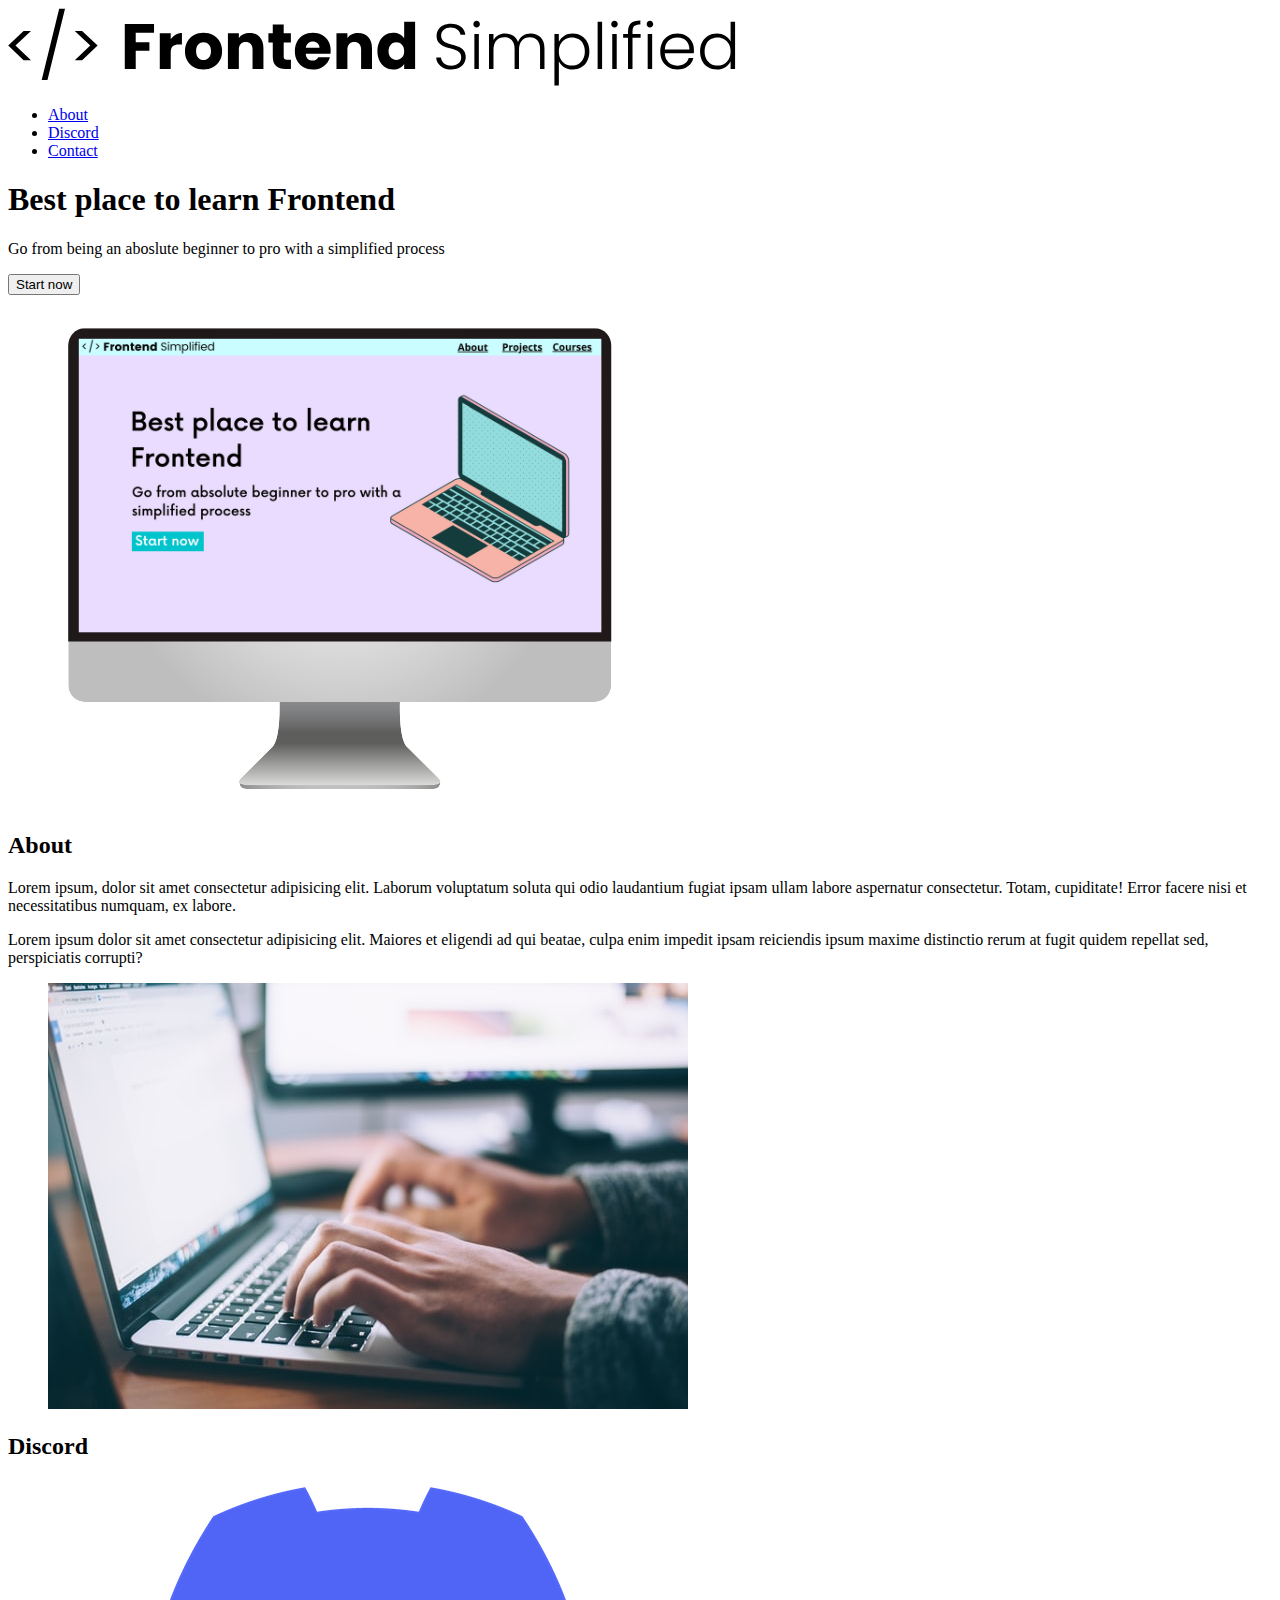
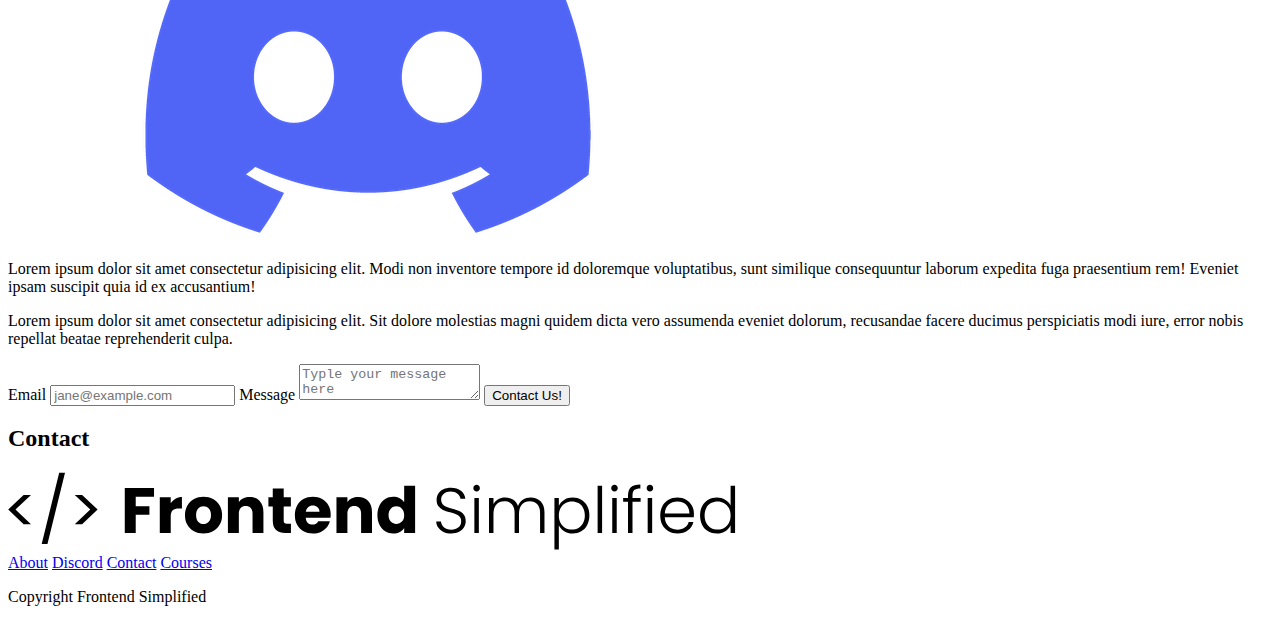
<file: HTML Crash Course/index.html>
<!DOCTYPE html>
<html lang="en">

<head>
    <meta charset="UTF-8">
    <meta http-equiv="X-UA-Compatible" content="IE=edge">
    <meta name="viewport" content="width=device-width, initial-scale=1.0">
    <title>FES Clone site Build</title>
    <link rel="stylesheet" href="./styles.css">
</head>

<body>
    <section>
        <nav>
            <img src="./Assets/FES.svg" class="logo" alt="">
            <ul>
                <li><a href="#about">About</a></li>
                <li><a href="#discord">Discord</a></li>
                <li><a href="contact">Contact</a></li>
            </ul>
        </nav>
        <header>
            <div class="row">
                <div class="home__description">
                    <h1>Best place to learn Frontend</h1>
                    <p class="subheader">Go from being an aboslute beginner to pro with a simplified process</p>
                    <button class="home__description--button">Start now</button>
                </div>
            </div>
            <figure class="about__img--wrapper">
                <img src="./Assets/laptop.png" alt="Home page image">
            </figure>
        </header>
    </section>

    <main>
        <section id="about">
            <h2>About</h2>
            <div class="row">
                <div class="section__description">
                    <div class="section__description--wrapper">
                        <p class="section__description--para">
                            Lorem ipsum, dolor sit amet consectetur adipisicing elit. Laborum voluptatum soluta qui odio
                            laudantium
                            fugiat ipsam ullam labore aspernatur consectetur. Totam, cupiditate! Error facere nisi et
                            necessitatibus
                            numquam, ex labore.
                        </p>
                        <p class="section__description--para">
                            Lorem ipsum dolor sit amet consectetur adipisicing elit. Maiores et eligendi ad qui beatae,
                            culpa
                            enim
                            impedit ipsam reiciendis ipsum maxime distinctio rerum at fugit quidem repellat sed,
                            perspiciatis
                            corrupti?
                        </p>
                    </div>
                    <figure class="about__img--wrapper">
                        <img src="./Test/about.jpg" alt="">
                    </figure>
                </div>
            </div>
        </section>

        <section id="discord">
            <h2>Discord</h2>
            <div class="row">
                <div class="section__description">
                    <figure>
                        <img src="./Assets/discord.png" alt="Discord">
                    </figure>
                    <div class="section__description--wrapper">
                        <p class="section__description--para">
                            Lorem ipsum dolor sit amet consectetur adipisicing elit. Modi non inventore tempore id
                            doloremque
                            voluptatibus, sunt similique consequuntur laborum expedita fuga praesentium rem! Eveniet
                            ipsam
                            suscipit
                            quia id ex accusantium!
                        </p>
                        <p class="section__description--para">
                            Lorem ipsum dolor sit amet consectetur adipisicing elit. Sit dolore molestias magni quidem
                            dicta
                            vero
                            assumenda eveniet dolorum, recusandae facere ducimus perspiciatis modi iure, error nobis
                            repellat
                            beatae
                            reprehenderit culpa.
                        </p>
                    </div>
                </div>
            </div>
        </section>

        <section id="contact">
            <div class="row">
                <form action="">
                    <span>Email</span>
                    <input type="email" placeholder="jane@example.com">
                    <span>Message</span>
                    <textarea type="text" placeholder="Typle your message here"></textarea>
                    <button>Contact Us!</button>
                </form>
            </div>
        </section>
        <h2>Contact</h2>
    </main>
    <footer>
        <img class="footer__logo" src="./Assets/FES.svg" alt="">
        <div class="footer__links">
            <a class="footer__link" href="#about">About</a>
            <a class="footer__link" href="#discord">Discord</a>
            <a class="footer__link" href="#contact">Contact</a>
            <a class="footer__link" href="#courses">Courses</a>
        </div>
        <p>Copyright Frontend Simplified</p>
    </footer>
</body>

</html>
</file>
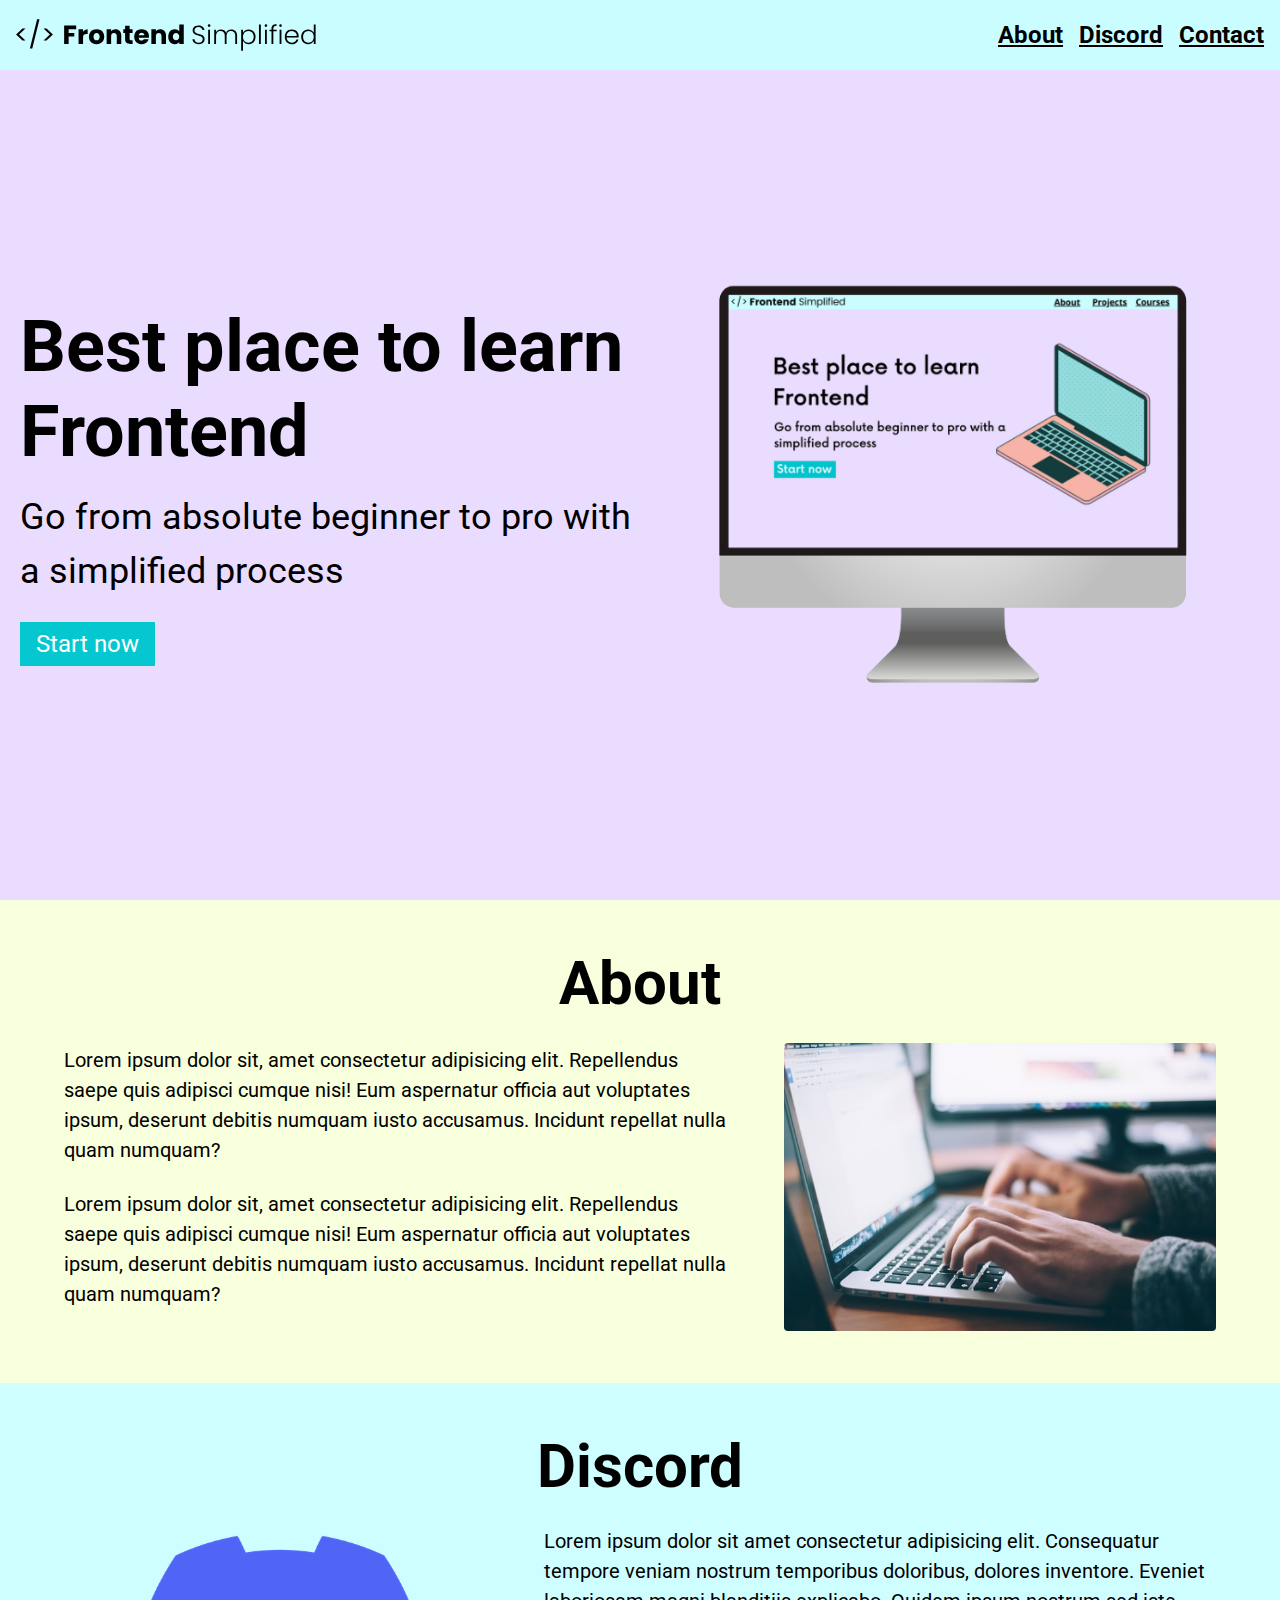
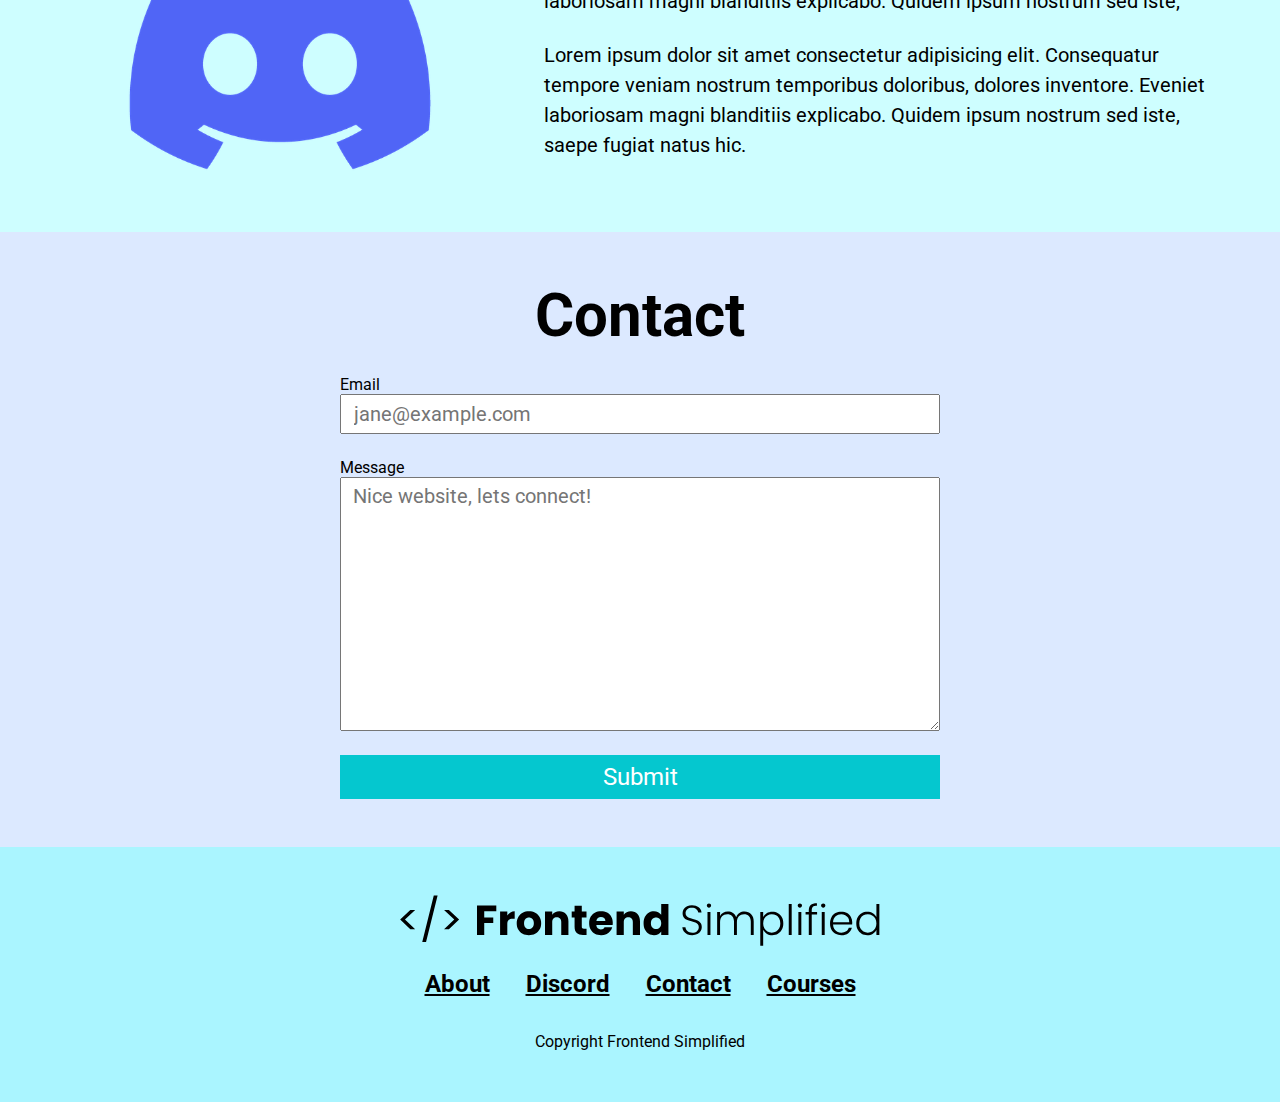
<file: HTML Crash Course/Responsive CSS/index.html>
<!DOCTYPE html>
<html lang="en">

<head>
  <meta charset="UTF-8">
  <meta http-equiv="X-UA-Compatible" content="IE=edge">
  <meta name="viewport" content="width=device-width, initial-scale=1.0">
  <title>Document</title>
  <link rel="stylesheet" href="./style.css">
</head>

<body>
  <section>
    <nav>
      <img class="logo" src="./assets/FES.svg" alt="" />
      <ul>
        <li><a href="#about">About</a></li>
        <li><a href="#discord">Discord</a></li>
        <li><a href="#contact">Contact</a></li>
      </ul>
    </nav>
    <header>
      <div class="row">
        <div class="home__description">
          <h1>Best place to learn Frontend</h1>
          <p class="subheader">Go from absolute beginner to pro with a simplified process</p>
          <button>Start now</button>
        </div>
        <figure class="home__img--wrapper">
          <img class="home__img" src="./assets/laptop.png" alt="" />
        </figure>
      </div>
    </header>
  </section>

  <main>
    <section id="about">
      <h2>About</h2>
      <div class="section__description">
        <div class="section__description--wrapper">
          <p class="section__description--para">
            Lorem ipsum dolor sit, amet consectetur adipisicing elit. Repellendus saepe quis adipisci cumque nisi! Eum
            aspernatur officia aut voluptates ipsum, deserunt debitis numquam iusto accusamus. Incidunt repellat nulla
            quam numquam?
          </p>
          <p class="section__description--para">
            Lorem ipsum dolor sit, amet consectetur adipisicing elit. Repellendus saepe quis adipisci cumque nisi! Eum
            aspernatur officia aut voluptates ipsum, deserunt debitis numquam iusto accusamus. Incidunt repellat nulla
            quam numquam?
          </p>
        </div>
        <figure class="about__img--wrapper">
          <img src="./assets/about.jpg" alt="" />
        </figure>
      </div>
    </section>

    <section id="discord">
      <h2>Discord</h2>
      <div class="section__description">
        <figure class="about__img--wrapper">
          <img src="./assets/discord.png" alt="" />
        </figure>
        <div class="section__description--wrapper">
          <p class="section__description--para">Lorem ipsum dolor sit amet consectetur adipisicing elit. Consequatur
            tempore veniam nostrum temporibus
            doloribus, dolores inventore. Eveniet laboriosam magni blanditiis explicabo. Quidem ipsum nostrum sed iste,
          <p class="section__description--para">Lorem ipsum dolor sit amet consectetur adipisicing elit. Consequatur
            tempore veniam nostrum temporibus
            doloribus, dolores inventore. Eveniet laboriosam magni blanditiis explicabo. Quidem ipsum nostrum sed iste,
            saepe fugiat natus hic.</p>
        </div>

      </div>
    </section>

    <section id="contact">
      <h2>Contact</h2>
      <form action="">
        <span>Email</span>
        <input type="email" placeholder="jane@example.com" />
        <span>Message</span>
        <textarea name="" id="" cols="30" rows="10" placeholder="Nice website, lets connect!"></textarea>
        <button>Submit</button>
      </form>
    </section>
  </main>

  <footer>
    <img class="footer__logo" src="./assets/FES.svg" alt="" />
    <div class="footer__links">
      <a class="footer__link" href="#about">About</a>
      <a class="footer__link" href="#discord">Discord</a>
      <a class="footer__link" href="#contact">Contact</a>
      <a class="footer__link" href="">Courses</a>
    </div>
    <p>Copyright Frontend Simplified</p>
  </footer>
</body>

</html>
</file>
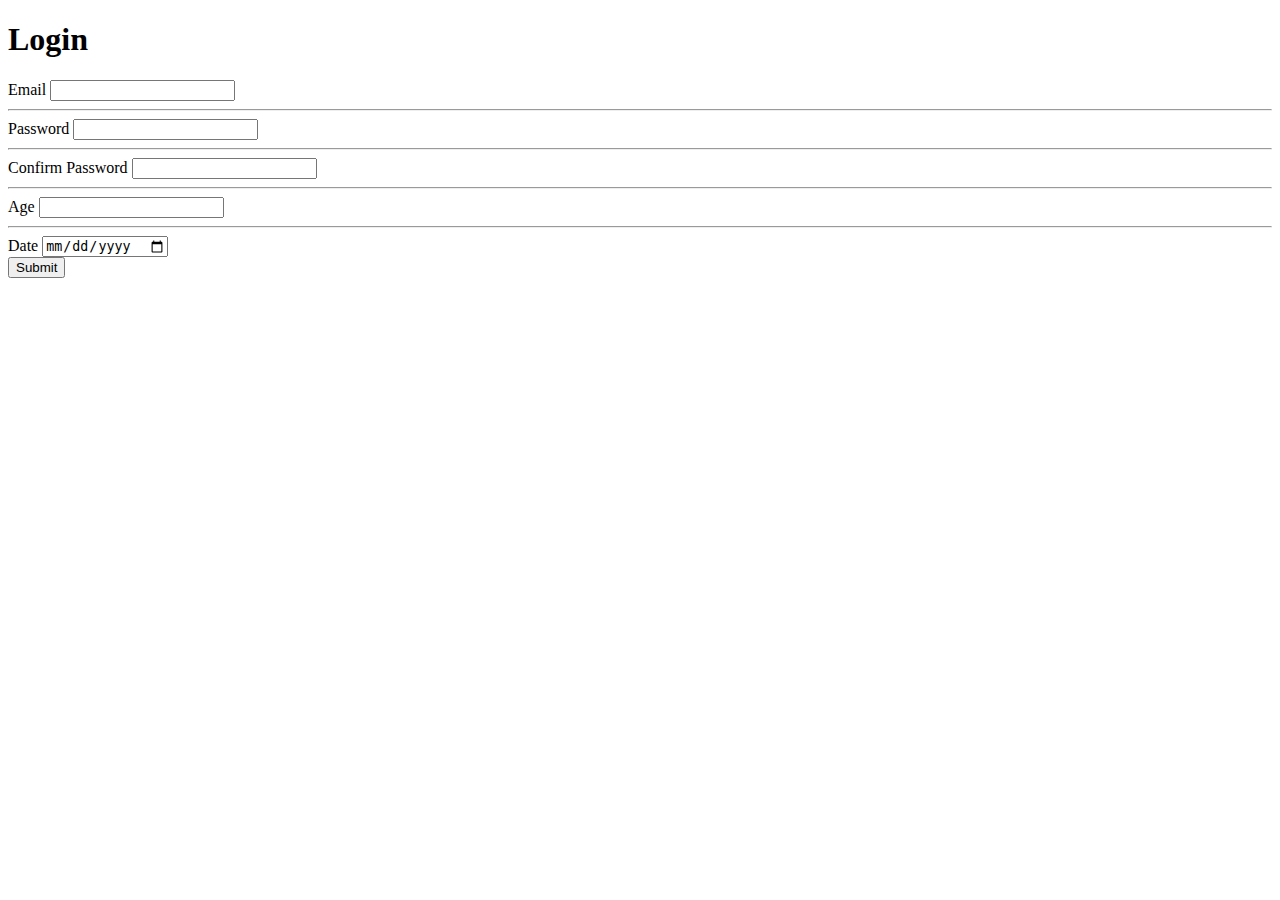
<file: HTML Crash Course/login.html>
<!DOCTYPE html>
<html lang="en">
  <head>
    <meta charset="UTF-8" />
    <meta http-equiv="X-UA-Compatible" content="IE=edge" />
    <meta name="viewport" content="width=, initial-scale=1.0" />
    <title>Document</title>
  </head>
  <body>
    <h1>Login</h1>
    <form>
      <div>
        <label>Email</label>
        <input type="email" />
      </div>
      <hr>
      <div>
        <label>Password</label>
        <input type="password" />
      </div>
      <hr>
      <div>
        <label>Confirm <span>Password</span> </label>
        <input type="password" />
      </div>
      <hr>
      <div>
        <label>Age</label>
        <input type="number" />
      </div>
      <hr>
      <div>
        <label>Date</label>
        <input type="date" />
      </div>
      <button>Submit</button>
    </form>
  </body>
</html>
</file>
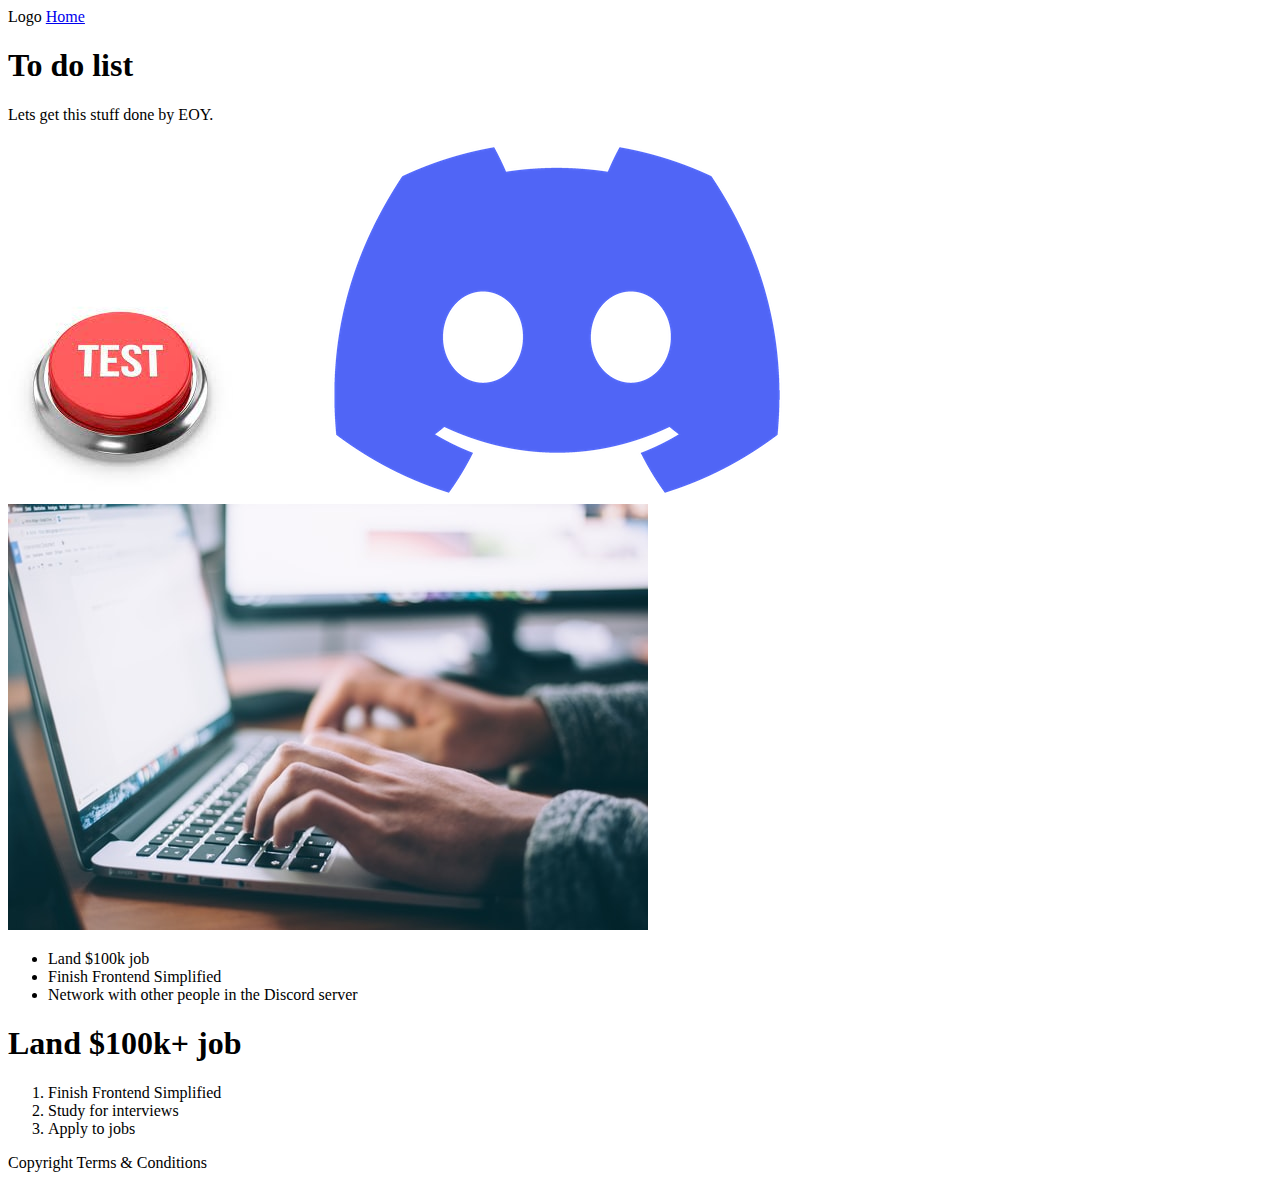
<file: HTML Crash Course/Test/dashboard.html>
<!DOCTYPE html>
<html lang="en">
  <head>
    <meta charset="UTF-8" />
    <meta http-equiv="X-UA-Compatible" content="IE=edge" />
    <meta name="viewport" content="width=device-width, initial-scale=1.0" />
    <title>Dashboard</title>
  </head>
  <body>
    <nav>
      Logo
      <a href="/index.html"> Home</a>
    </nav>
    <main>
      <section>
        <h1>To do list</h1>
        <p>Lets get this stuff done by EOY.</p>
        <img
          src="[data-uri]"
          alt=""
        />
        <img src="../Assets/discord.png" alt="" />
        <img src="./about.jpg" alt="" />
        <ul>
          <li>Land $100k job</li>
          <li>Finish Frontend Simplified</li>
          <li>Network with other people in the Discord server</li>
        </ul>
      </section>
      <section>
        <h1>Land $100k+ job</h1>
        <ol>
          <li>Finish Frontend Simplified</li>
          <li>Study for interviews</li>
          <li>Apply to jobs</li>
        </ol>
      </section>
    </main>
    <footer>Copyright Terms & Conditions</footer>
  </body>
</html>
</file>
<file: HTML Crash Course/styles.css>
@import url('https://fonts.googleapis.com/css2?family=Roboto:wght@300;400;500;700&display=swap');

    {
    padding: 0;
    margin: 0;
    box-sizing: border-box;
    font-family: 'Roboto', sans-serif;
}
</file>
<file: HTML Crash Course/Responsive CSS/style.css>
@import url('https://fonts.googleapis.com/css2?family=Roboto:wght@300;400;500;700&display=swap');
* {
  font-family: 'Roboto', sans-serif;
  padding: 0;
  margin: 0;
  box-sizing: border-box;
}

html {
  scroll-behavior: smooth;
}

nav {
  display: flex;
  justify-content: space-between;
  align-items: center;
  padding: 0px 16px;
  height: 70px;
  background-color: #CAFDFF;
}

header {
  background-color: #EADCFF;
  min-height: calc(100vh - 70px);
  padding: 20px;
  display: flex;
  align-items: center;
  justify-content: center;
}

img {
  width: 100%;
  border-radius: 4px;
}

button {
  background-color: #05C7CF;
  color: white;
  padding: 8px 16px;
  font-size: 24px;
  border: none;
  cursor: pointer;
}

p {
  line-height: 1.5;
}

h1 {
  font-size: 72px;
}

main section,
footer {
  padding: 48px 0;
}

.row {
  width: 100%;
  max-width: 1300px;
  display: flex;
  align-items: center;
  justify-content: center;
}

.subheader {
  font-size: 36px;
  margin: 16px 0 24px 0;
}

ul {
  display: flex;
}

a {
  color: #000;
  font-weight: bold;
  font-size: 24px;
}

li {
  list-style-type: none;
  padding-left: 16px;
}

.logo {
  width: 300px;
}

.home__description,
.home__img--wrapper {
  width: 50%;
}

.home__img--wrapper {
  display: flex;
  justify-content: center;
}

.home__img {
  width: 80%;
}

/* 

  ABOUT 
  
*/

h2 {
  font-size: 60px;
  text-align: center;
  margin-bottom: 24px;
}

#about {
  background-color: #F8FFDC;
}

.section__description {
  display: flex;
  align-items: center;
  justify-content: center;
  max-width: 1200px;
  margin: 0 auto;
}

.about__img--wrapper {
  width: 40%;
  padding: 0 24px;
}

.section__description--wrapper {
  width: 60%;
  padding: 0 24px;
}

.section__description--para {
  font-size: 20px;
  margin-bottom: 24px;
}

/* 

  DISCORD 
  
*/

#discord {
  background-color: #CEFEFF;
}

/* 

  CONTACT 
  
*/

#contact {
  background-color: #DCE9FF;
}

form {
  max-width: 600px;
  margin: 0 auto;
  display: flex;
  flex-direction: column;
}

input, textarea {
  font-size: 20px;
  margin-bottom: 24px;
  padding: 6px 12px;
}

input {
  height: 40px;
}

/* 

  FOOTER 

*/

footer {
  background-color: #AAF5FF;
  display: flex;
  flex-direction: column;
  align-items: center;
}

.footer__logo {
  max-width: 480px;
  margin-bottom: 24px;
}

.footer__link {
  padding: 0 16px;
}

.footer__links {
  margin-bottom: 32px;
}

@media (max-width: 768px) {
  .row {
    flex-direction: column;
  }
  
  .home__description, .home__img--wrapper {
    width: 100%;
  }

  nav ul {
    display: none;
  }

  .home__description {
    margin-bottom: 24px;
    display: flex;
    flex-direction: column;
    align-items: center;
  }

  h1 {
    text-align: center;
    font-size: 60px;
  }

  .subheader {
    text-align: center;
    font-size: 28px;
  }

  .section__description {
    flex-direction: column;
  }

  .section__description--wrapper,
  .about__img--wrapper {
    width: 100%;
  }

  #discord .section__description {
    flex-direction: column-reverse;
  }

  form {
    padding: 0 24px;
  }

  footer {
    padding: 48px 24px;
  }

  .footer__logo {
    max-width: 400px;
  }

  .footer__link {
    padding: 0 8px;
    font-size: 18px;
  }
}

@media (max-width: 480px) {
  .footer__logo {
    max-width: 320px;
  }

  .footer__link {
    font-size: 16px;
  }
}
</file>
